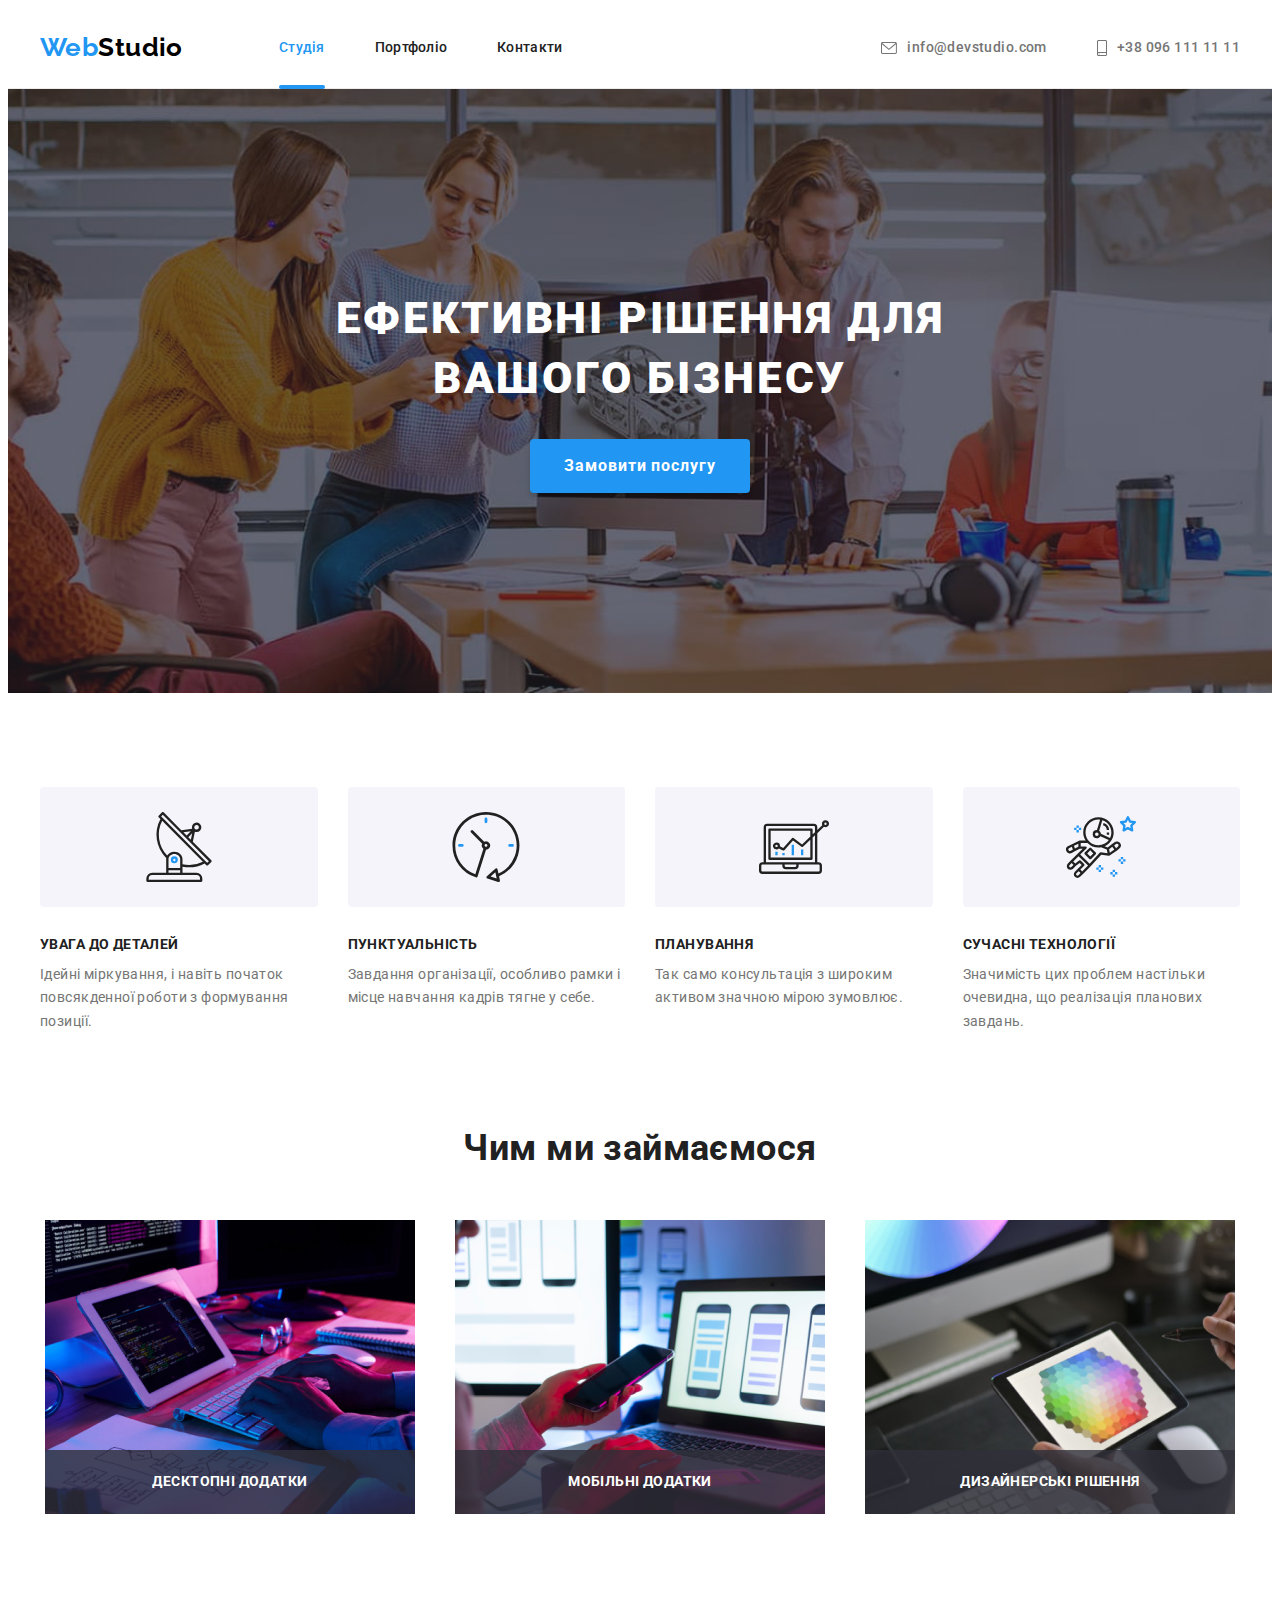
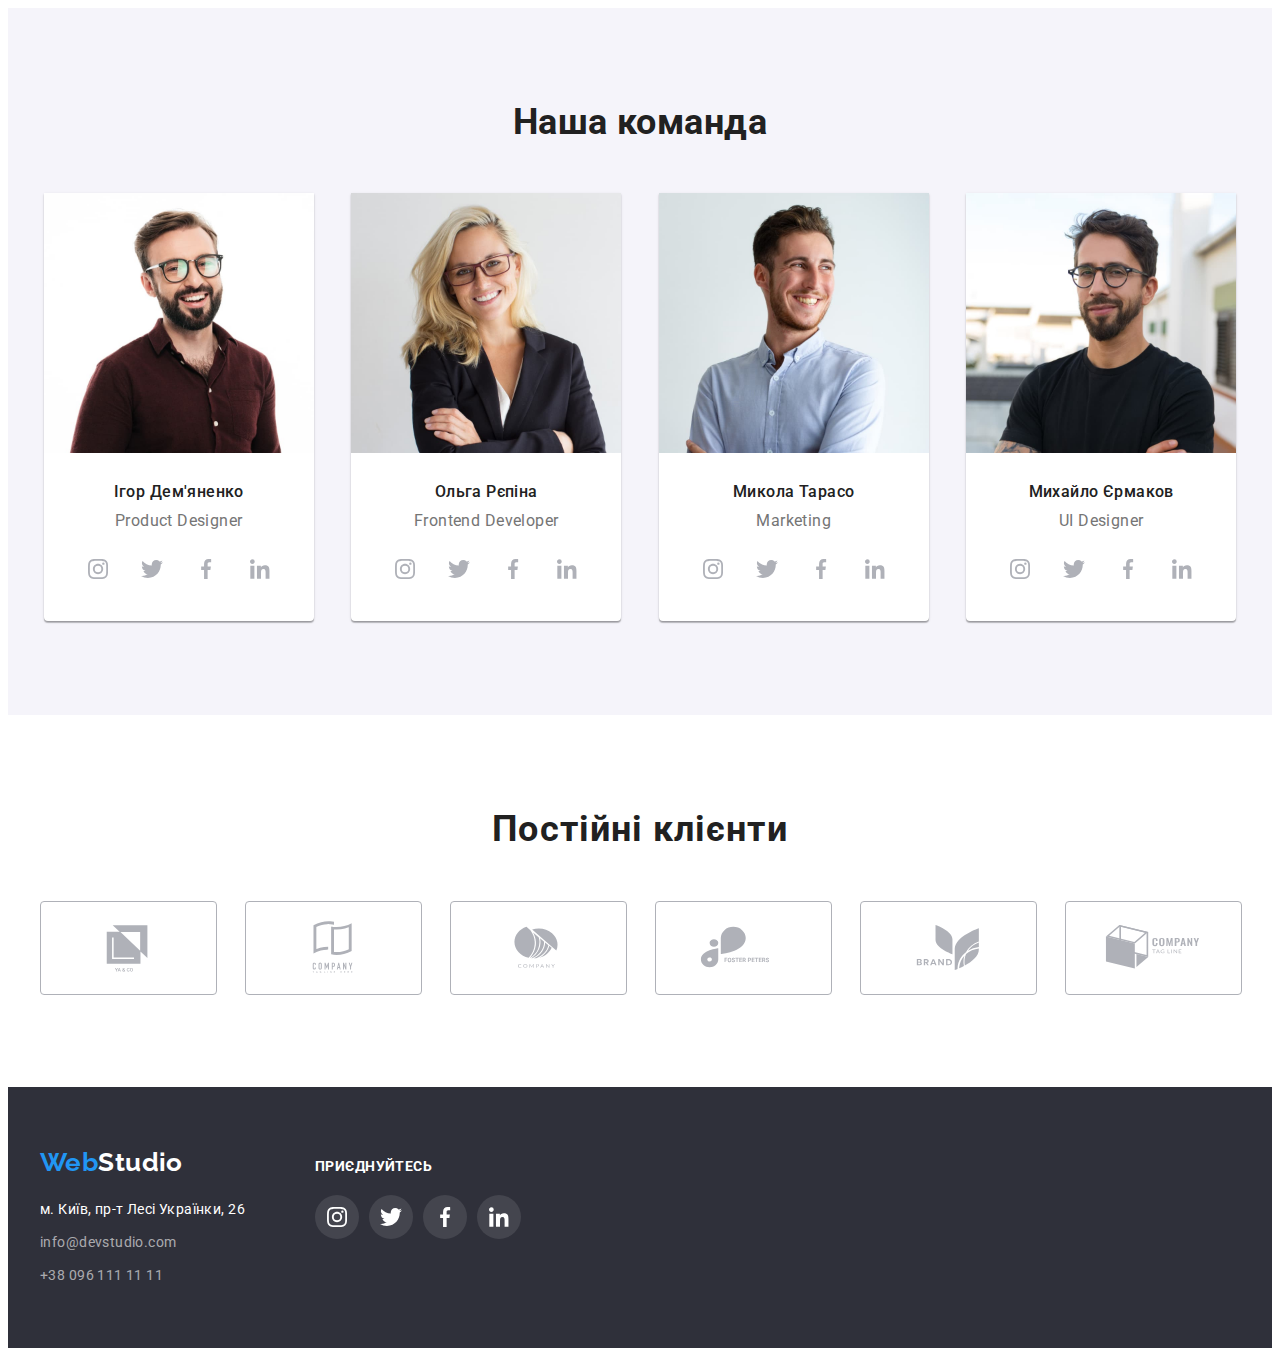
<file: index.html>
<!DOCTYPE html>
    <html lang="uk">
    <head>
        <meta charset="UTF-8">
        <meta http-equiv="X-UA-Compatible" content="IE=edge">
        <meta name="viewport" content="width=device-width, initial-scale=1.0">
        <title>Студія</title>

     

        <link rel="preconnect" href="https://fonts.googleapis.com">
    <link rel="preconnect" href="https://fonts.gstatic.com" crossorigin>
    <link href="https://fonts.googleapis.com/css2?family=Raleway:wght@700&семья=Oleo+Script:wght@400;700&family=Roboto:wght@400;500;700;900&display=swap" rel="stylesheet">
    <link rel="stylesheet" href="https://cdnjs.cloudflare.com/ajax/libs/modern-normalize/1.1.0/modern-normalize.min.css" integrity="sha512-wpPYUAdjBVSE4KJnH1VR1HeZfpl1ub8YT/NKx4PuQ5NmX2tKuGu6U/JRp5y+Y8XG2tV+wKQpNHVUX03MfMFn9Q==" crossorigin="anonymous" referrerpolicy="no-referrer">
    <link rel="stylesheet" href="./css/styles.css">

    </head>
    <body>
        <!--шапка сайту-->
        <header class="page-header">
            <div class="container header-container"> 
            <nav class="nav">
            <a href="index.html" class="icon-logo"><span class="logo">Web</span><span class="logo-part">Studio</span></a>
            <ul class="nav-list">
                    <li class="nav-item"><a class="nav-link current" href="index.html">Студія</a></li>
                    <li class="nav-item"><a class="nav-link" href="portfolio.html">Портфоліо</a></li>
                    <li class="nav-item"><a class="nav-link" href="#">Контакти</a></li>
            </ul>
            </nav>
            <ul class="contacts">
                <li><a class="mail" href="mailto:info@devstudio.com">
                    <svg class="icon-envelope" width="16" height="12">
                        <use href="./images/icons.svg#icon-envelope"></use>
                    </svg>
                    info@devstudio.com</a></li>
                <li><a class="tel" href="tel:+380981111111">
                    <svg class="icon-smartphone" width="10" height="16">
                        <use href="./images/icons.svg#icon-smartphone"></use>
                    </svg>
                    +38 096 111 11 11
                </a></li>
            </ul>
        </div>
        </header>
        <main>
        <!--думаю тут буде якийсь банер чи малюнок-->
        
        <section class="hero-section overlay"> 
            
                <div class="header container">   
                <h1 class="hero-title">Ефективні рішення для вашого бізнесу</h1>
                <button class="button" type="button" data-modal-open>Замовити послугу</button>
                
                </div>
            </section>  
        <section class="features"><!--Особливості тут явно має бути заголовок-->
        <div class="container">
                <h2 class="visually-hidden">Особливості</h2> <!--тут явно має бути заголовок-->
                <ul class="features-list special">
                    <li class="specialty-list icon-antenna">
                        <h3 class="specialty">Увага до деталей</h3>
                        <p class="specialty-text">Ідейні міркування, і навіть початок повсякденної роботи з формування позиції.</p>
                    </li>
                    <li class="specialty-list icon-clock"><h3 class="specialty">Пунктуальність</h3>
                    <p class="specialty-text">Завдання організації, особливо рамки і місце навчання кадрів тягне у себе.</p>
                </li>
                    <li class="specialty-list icon-diagram"><h3 class="specialty">Планування</h3>
                    <p class="specialty-text">Так само консультація з широким активом значною мірою зумовлює.</p>
                </li>
                    <li class="specialty-list icon-astronaut"><h3 class="specialty">Сучасні технології</h3>
                        <p class="specialty-text">Значимість цих проблем настільки очевидна, що реалізація планових завдань.</p>
                    </li>
                </ul>
        </div>
        </section>
        <section class="work"><h2 class="work-title">Чим ми займаємося</h2> 
            <div class="container">
            <ul class="work-list">
                <li class="work-pick">
                     <div class="work-pick-tumb">
                        <p class="work-pick-txt">Десктопні додатки</p>
                    <img src="./images/oldpc.jpg" 
                    alt="білий монітор та клавіатура на столі" width="370">
                   
                    </div>
                </li>
                <li class="work-pick">
                    <div class="work-pick-tumb">
                        <p class="work-pick-txt">Мобільні додатки</p>
                    <img src="./images/book.jpg"
                    alt="людина тримає смртфон в руці та працює за ноутбуком" width="370"> 
                    </div>
                </li>
                <li class="work-pick">
                    <div class="work-pick-tumb">
                        <p class="work-pick-txt">Дизайнерські рішення</p>
                    <img src="./images/tablet.jpg"
                    alt="рука тримає включений планшет" width="370">
                    </div>
                </li>
            </ul>
        </div>
    </section><!--наша команда-->
        <section class="team"><h2 class="team-title">Наша команда</h2>
            <div class="container">
            <ul class="team-list special">
                <li class="team-members">
                    <img src="./images/productdesigner.jpg" 
                    alt="Фото пофіль Ігор Дем'яненко" width="270">
                    <div class="retreat">
                    <h3 class="team-name">Ігор Дем'яненко</h3>
                    <p lang="en" class="team-position">Product Designer</p>
                    <ul class="social-list-link">
                        <li class="social-list-item"><a class="social-link" href="https://www.instagram.com/" target="_blank" rel="noreferrer noopener">
                            <svg class="social-list-icon" width="20" height="20">
                                <use href="./images/icons.svg#icon-instagram"></use>
                            </svg>
                        </a></li>
                        <li class="social-list-item"><a class="social-link" href="" target="_blank" rel="noreferrer noopener">
                            <svg class="social-list-icon" width="22" height="40">
                                <use href="./images/icons.svg#icon-twitter"></use>
                            </svg>
                        </a></li>
                        <li class="social-list-item"><a class="social-link" href="" target="_blank" rel="noreferrer noopener">
                            <svg class="social-list-icon" width="20" height="40">
                                <use href="./images/icons.svg#icon-facebook"></use>
                            </svg>                            
                        </a></li>
                        <li class="social-list-item"><a class="social-link" href="" target="_blank" rel="noreferrer noopener">
                            <svg class="social-list-icon"  width="19.68" height="20">
                                <use href="./images/icons.svg#icon-linkedin"></use>
                            </svg>                      
                        </a></li>
                    </ul>
                    </div>
                </li>
                <li class="team-members">
                    <img src="./images/frontenddeveloper.jpg"
                    alt="Фото пофіль Ольга Рєпіна" width="270">
                    <div class="retreat">
                    <h3 class="team-name">Ольга Рєпіна</h3>
                    <p lang="en" class="team-position">Frontend Developer</p>
                    <ul class="social-list-link">
                        <li class="social-list-item"><a class="social-link" href="https://www.instagram.com/" target="_blank" rel="noreferrer noopener">
                            <svg class="social-list-icon" width="20" height="20">
                                <use href="./images/icons.svg#icon-instagram"></use>
                            </svg>
                        </a></li>
                        <li class="social-list-item"><a class="social-link" href="" target="_blank" rel="noreferrer noopener">
                            <svg class="social-list-icon" width="22" height="40">
                                <use href="./images/icons.svg#icon-twitter"></use>
                            </svg>
                        </a></li>
                        <li class="social-list-item"><a class="social-link" href="" target="_blank" rel="noreferrer noopener">
                            <svg class="social-list-icon" width="20" height="40">
                                <use href="./images/icons.svg#icon-facebook"></use>
                            </svg>                            
                        </a></li>
                        <li class="social-list-item"><a class="social-link" href="" target="_blank" rel="noreferrer noopener">
                            <svg class="social-list-icon"  width="19.68" height="20">
                                <use href="./images/icons.svg#icon-linkedin"></use>
                            </svg>                      
                        </a></li>
                    </ul>
                    </div>
                </li>
                <li class="team-members">
                    <img src="./images/marketing.jpg"
                    alt="Фото пофіль Микола Тарасо" width="270">
                    <div class="retreat">
                    <h3 class="team-name">Микола Тарасо</h3>
                    <p lang="en" class="team-position">Marketing</p>
                    <ul class="social-list-link">
                        <li class="social-list-item"><a class="social-link" href="https://www.instagram.com/" target="_blank" rel="noreferrer noopener">
                            <svg class="social-list-icon" width="20" height="20">
                                <use href="./images/icons.svg#icon-instagram"></use>
                            </svg>
                        </a></li>
                        <li class="social-list-item"><a class="social-link" href="" target="_blank" rel="noreferrer noopener">
                            <svg class="social-list-icon" width="22" height="40">
                                <use href="./images/icons.svg#icon-twitter"></use>
                            </svg>
                        </a></li>
                        <li class="social-list-item"><a class="social-link" href="" target="_blank" rel="noreferrer noopener">
                            <svg class="social-list-icon" width="20" height="40">
                                <use href="./images/icons.svg#icon-facebook"></use>
                            </svg>                            
                        </a></li>
                        <li class="social-list-item"><a class="social-link" href="" target="_blank" rel="noreferrer noopener">
                            <svg class="social-list-icon"  width="19.68" height="20">
                                <use href="./images/icons.svg#icon-linkedin"></use>
                            </svg>                      
                        </a></li>
                    </ul>
                    </div>
            </li>
                <li class="team-members">
                    <img src="./images/uidesigner.jpg" 
                    alt="Фото пофіль Михайло Єрмаков" width="270">
                    <div class="retreat">
                    <h3 class="team-name">Михайло Єрмаков</h3>
                    <p lang="en" class="team-position">UI Designer</p>
                    <ul class="social-list-link">
                        <li class="social-list-item"><a class="social-link" href="https://www.instagram.com/" target="_blank" rel="noreferrer noopener">
                            <svg class="social-list-icon" width="20" height="20">
                                <use href="./images/icons.svg#icon-instagram"></use>
                            </svg>
                        </a></li>
                        <li class="social-list-item"><a class="social-link" href="" target="_blank" rel="noreferrer noopener">
                            <svg class="social-list-icon" width="22" height="40">
                                <use href="./images/icons.svg#icon-twitter"></use>
                            </svg>
                        </a></li>
                        <li class="social-list-item"><a class="social-link" href="" target="_blank" rel="noreferrer noopener">
                            <svg class="social-list-icon" width="20" height="40">
                                <use href="./images/icons.svg#icon-facebook"></use>
                            </svg>                            
                        </a></li>
                        <li class="social-list-item"><a class="social-link" href="" target="_blank" rel="noreferrer noopener">
                            <svg class="social-list-icon" width="19.68" height="20">
                                <use href="./images/icons.svg#icon-linkedin"></use>
                            </svg>                      
                        </a></li>
                    </ul>
                    </div>
                </li>
            </ul>
            </div>
        </section>
        <section class="client">
            <div class="container">
            <h2 class="client-title">Постійні клієнти</h2>
            <ul class="client-item">
                <li class="client-list"><a class="client-link" href="#"  target="_blank" rel="noreferrer noopener">
                
                    <svg class="client-lis-icon" width="106" height="60" >
                        <use href="./images/icons.svg#icon-Logo1"></use>
                    </svg>
                    
                </a></li>
                <li class="client-list"><a class="client-link" href="#" target="_blank" rel="noreferrer noopener">
                    <svg class="client-lis-icon" width="106" height="60">
                        <use href="./images/icons.svg#icon-Logo2"></use>
                    </svg>
                </a></li>
                    <li class="client-list"><a class="client-link" href="#" target="_blank" rel="noreferrer noopener">

                        <svg class="client-lis-icon" width="106" height="60">
                            <use href="./images/icons.svg#icon-Logo3"></use>
                        </svg>
                    </a></li>
                    <li class="client-list"><a class="client-link" href="#" target="_blank" rel="noreferrer noopener">
                        <svg class="client-lis-icon" width="106" height="60">
                            <use href="./images/icons.svg#icon-Logo4"></use>
                        </svg>
                    </a></li>
                        <li class="client-list"><a class="client-link" href="#" target="_blank" rel="noreferrer noopener">
                            <svg class="client-lis-icon" width="106" height="60">
                                <use href="./images/icons.svg#icon-Logo5"></use>
                            </svg>
                        </a></li>
                        <li class="client-list"><a class="client-link" href="#" target="_blank" rel="noreferrer noopener">
                            <svg class="client-lis-icon" width="106" height="60">
                                <use href="./images/icons.svg#icon-Logo6"></use>
                            </svg>
                        </a></li>
            </ul>
            </div>
        </section>
        </main>
        <footer class="contacts-footer">
            <div class="container">
                <div class="footer-flex">
            <div class="footer-box">
            <a href="index.html" class="icon-logo-footer"><span class="logo">Web</span><span class="logo-part-footer">Studio</span></a>
            <div class="address">
                    
            <ul class="contacts-list">
                <li class="list-link"><a class="contacts-plane" href="https://goo.gl/maps/SqAzoiXiVLqkwUcr9"
                    target="_blank" rel="noreferrer noopener">м. Київ, пр-т Лесі Українки, 26 </a>
                </li> 
                <li class="list-link"><a class="mail-footer" href="mailto:info@devstudio.com">info@devstudio.com</a></li>
                <li class="list-link"><a class="tel-footer" href="tel:+380981111111">+38 096 111 11 11</a></li>
                </ul>
                </div> 
                </div> 
                <div class="contacts-test">
                <p class="footer-p">Приєднуйтесь</p>
                <ul class="social-list-link-footer">
                        <li class="social-list-item"><a class="social-link-footer" href="https://www.instagram.com/" target="_blank" rel="noreferrer noopener">
                            <svg class="social-list-icon-footer" width="20" height="20">
                                <use href="./images/icons.svg#icon-instagram"></use>
                            </svg>
                        </a></li>
                        <li class="social-list-item"><a class="social-link-footer" href="" target="_blank" rel="noreferrer noopener">
                            <svg class="social-list-icon-footer" width="22" height="40">
                                <use href="./images/icons.svg#icon-twitter"></use>
                            </svg>
                        </a></li>
                        <li class="social-list-item"><a class="social-link-footer" href="" target="_blank" rel="noreferrer noopener">
                            <svg class="social-list-icon-footer" width="20" height="40">
                                <use href="./images/icons.svg#icon-facebook"></use>
                            </svg>                            
                        </a></li>
                        <li class="social-list-item"><a class="social-link-footer" href="" target="_blank" rel="noreferrer noopener">
                            <svg class="social-list-icon-footer"  width="19.68" height="20">
                                <use href="./images/icons.svg#icon-linkedin"></use>
                            </svg>                      
                        </a></li>
                    </ul>
                    </div>
                    </div>
                    </div>
         </footer>
        <div class="backdrop is-hidden" data-modal>
            <div class="modal">
                <p class="modal-title">Залиште свої дані, ми вам передзвонимо</p>
                <button type="button" class="modal-close" data-modal-close>
                    <svg class="modal-close-icon" width="18" height="18">
                        <use href="./images/icons.svg#icon-close"></use>
                    </svg>
                </button>
                </div>
            </div>
     
         <script src="./js/modal.js"></script>
    </body>
    </html>
</file>
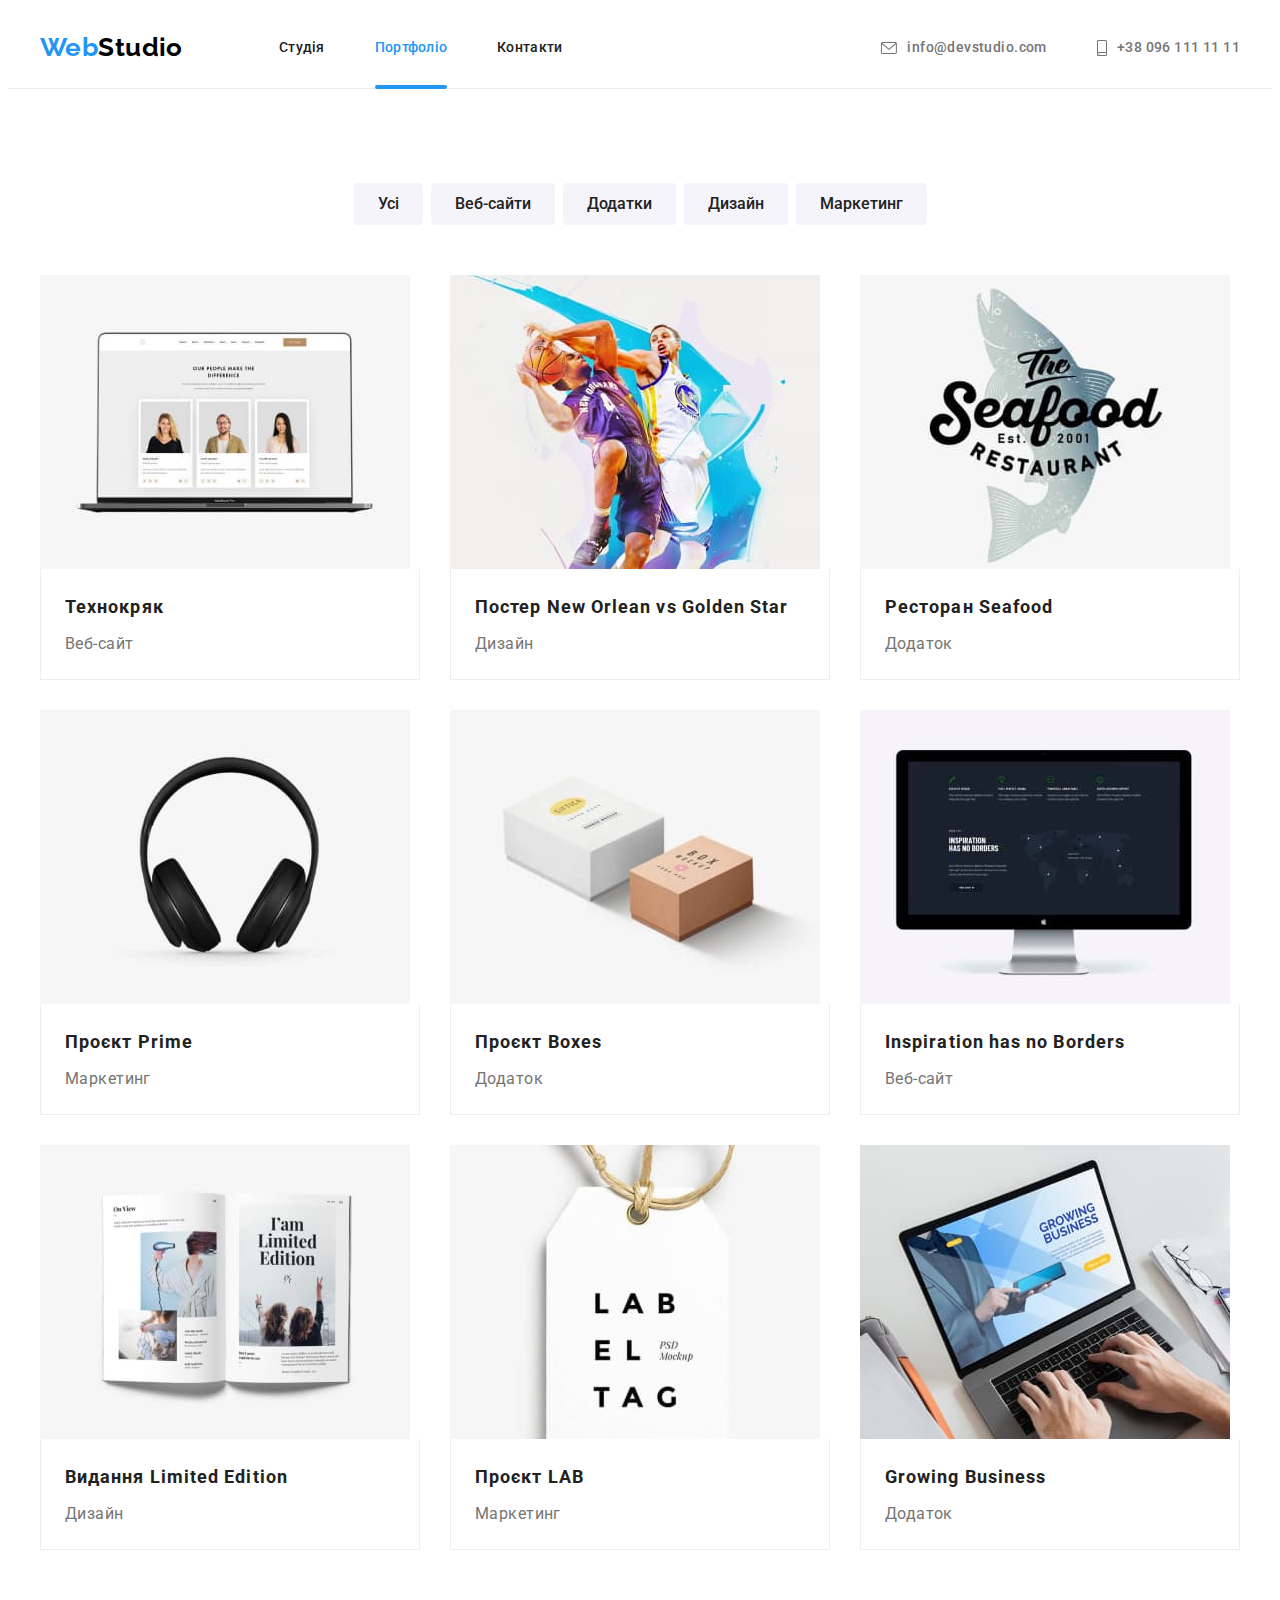
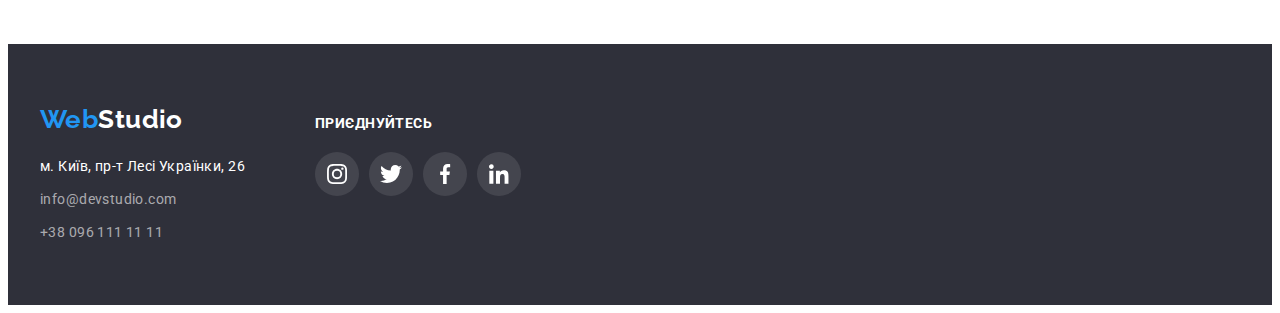
<file: portfolio.html>
<!DOCTYPE html>
<html lang="uk">
<head>
    <meta charset="UTF-8">
    <meta http-equiv="X-UA-Compatible" content="IE=edge">
    <meta name="viewport" content="width=device-width, initial-scale=1.0">
    <title>Портфоліо</title>
      <link rel="preconnect" href="https://fonts.googleapis.com">
<link rel="preconnect" href="https://fonts.gstatic.com" crossorigin>
<link href="https://fonts.googleapis.com/css2?family=Raleway:wght@700&семья=Oleo+Script:wght@400;700&family=Roboto:wght@400;500;700;900&display=swap" rel="stylesheet">
<link rel="stylesheet" href="https://cdnjs.cloudflare.com/ajax/libs/modern-normalize/1.1.0/modern-normalize.min.css" integrity="sha512-wpPYUAdjBVSE4KJnH1VR1HeZfpl1ub8YT/NKx4PuQ5NmX2tKuGu6U/JRp5y+Y8XG2tV+wKQpNHVUX03MfMFn9Q==" crossorigin="anonymous" referrerpolicy="no-referrer">
<link rel="stylesheet" href="./css/styles.css">
</head>
<body>
    <main>
    <header class="page-header"> 
        <div class="container header-container">
        <nav class="nav">
        <a href="index.html" class="icon-logo"><span class="logo">Web</span><span class="logo-part">Studio</span></a>
        <ul class="nav-list list">
            <li class="nav-item link"><a class="nav-link" href="index.html">Студія</a></li>
            <li class="nav-item link"><a class="nav-link current" href="portfolio.html">Портфоліо</a></li>
            <li class="nav-item link"><a class="nav-link" href="#">Контакти</a></li>
        </ul>
        </nav>
        <ul class="contacts">
            <li><a class="mail" href="mailto:info@devstudio.com">
                <svg class="icon-envelope" width="16" height="12">
                    <use href="./images/icons.svg#icon-envelope"></use>
                </svg>
                info@devstudio.com</a></li>
            <li><a class="tel" href="tel:+380981111111">
                 <svg class="icon-smartphone" width="10" height="16">
                    <use href="./images/icons.svg#icon-smartphone"></use>
                </svg>
                +38 096 111 11 11</a></li>
        </ul>
        </div>
    </header>
         <section class="oll-portfol">
            <div class="container">
                 <h1 class="visually-hidden">Портфоліо</h1>
    <ul class="btn-filter">
        <li class="btn-list"><button class="btn" type="button">Усі</button></li>
        <li class="btn-list"><button class="btn" type="button">Веб-сайти</button></li>
        <li class="btn-list"><button class="btn" type="button">Додатки</button></li>
        <li class="btn-list"><button class="btn" type="button">Дизайн</button></li>
        <li class="btn-list"><button class="btn" type="button">Маркетинг</button></li>
    </ul>
        <ul class="potfol special">
            <li class="portfol-list">
                <a class="portfol-link" href="#">
                    <div class="portfol-over-top">
                <img src="./images/Tehnokryak.jpg"
                 alt="Зображено включений ноутбук" width="370">
                <p class="portfol-over">Ресурс пропонує комплексні пропозиції з різним рівнем функціоналу та сервісів. Все це дозволить відвідувачу отримати вичерпні відомості про компанію чи приватну особу.</p>
                </div>
                 <div class="circle">
                 <h2 class="portfol-title">Технокряк</h2>
                 <p class="portfol-txt">Веб-сайт</p>
                 </div>
                </a>
            </li>
            <li class="portfol-list">
                <a class="portfol-link" href="#">
                <div class="portfol-over-top">    
                <img src="./images/NewOrleanvsGoldenStar.jpg"
                 alt="Зображення дизайну постера для баскетбольгого матчу" width="370">
                <p class="portfol-over">Ресурс пропонує комплексні пропозиції з різним рівнем функціоналу та сервісів. Все це дозволить відвідувачу отримати вичерпні відомості про компанію чи приватну особу.</p>
                  </div>
                  <div class="circle">
                 <h2 class="portfol-title">Постер New Orlean vs Golden Star</h2>
                 <p class="portfol-txt">Дизайн</p>
                </div>
                </a>
            </li>
            <li class="portfol-list">
                <a class="portfol-link" href="#">
                  <div class="portfol-over-top">  
                <img src="./images/Seafood.jpg" 
                alt="Емблемадля додатку рибного ресторану" width="370">
                <p class="portfol-over">Ресурс пропонує комплексні пропозиції з різним рівнем функціоналу та сервісів. Все це дозволить відвідувачу отримати вичерпні відомості про компанію чи приватну особу.</p>
                 </div>
                <div class="circle">
                <h2 class="portfol-title">Ресторан Seafood</h2>
                 <p class="portfol-txt">Додаток</p>
                </div>
                </a>
            </li>
            <li class="portfol-list">
                <a class="portfol-link" href="#">
                    <div class="portfol-over-top">
                <img src="./images/Prime.jpg" 
                alt="Зображення гарнітури" width="370">
                <p class="portfol-over">Ресурс пропонує комплексні пропозиції з різним рівнем функціоналу та сервісів. Все це дозволить відвідувачу отримати вичерпні відомості про компанію чи приватну особу.</p>
                </div>
                <div class="circle"> 
                <h2 class="portfol-title">Проєкт Prime</h2>
                 <p class="portfol-txt">Маркетинг</p>
            </div>
                </a>
            </li>
            <li class="portfol-list">
                <a class="portfol-link" href="#">
<div class="portfol-over-top">
                <img src="./images/Boxes.jpg" 
                alt="Зображення двох коробок різного кольору" width="370">
                <p class="portfol-over">Ресурс пропонує комплексні пропозиції з різним рівнем функціоналу та сервісів. Все це дозволить відвідувачу отримати вичерпні відомості про компанію чи приватну особу.</p>
</div>
                <div class="circle">
                <h2 class="portfol-title">Проєкт Boxes</h2>
                <p class="portfol-txt">Додаток</p>
            </div> 
            </a>
             </li>
            <li class="portfol-list">
                <a class="portfol-link" href="#">
                    <div class="portfol-over-top">
                <img src="./images/InspirationhasnoBorders.jpg" 
                alt="Зображення моноблоку-компютера" width="370">
                <p class="portfol-over">Ресурс пропонує комплексні пропозиції з різним рівнем функціоналу та сервісів. Все це дозволить відвідувачу отримати вичерпні відомості про компанію чи приватну особу.</p>
</div>
                <div class="circle">
                <h2 class="portfol-title">Inspiration has no Borders</h2>
                 <p class="portfol-txt">Веб-сайт</p>
                </div>
                </a>
            </li>
            <li class="portfol-list">
                <a class="portfol-link" href="#">
                    <div class="portfol-over-top">
                <img src="./images/LimitedEdition.jpg" 
                alt="Відкритий журнал про моду з ілюстраціями " width="370">
                <p class="portfol-over">Ресурс пропонує комплексні пропозиції з різним рівнем функціоналу та сервісів. Все це дозволить відвідувачу отримати вичерпні відомості про компанію чи приватну особу.</p>
</div>
                 <div class="circle">
                    <h2 class="portfol-title">Видання Limited Edition</h2>
                 <p class="portfol-txt">Дизайн</p>
                </div>
                </a>
                </li>
            <li class="portfol-list">
                <a class="portfol-link" href="#">
                    <div class="portfol-over-top">
                <img src="./images/LAB.jpg" 
                alt="Зображення декоративної бірки для одягу з написом" width="370">
                <p class="portfol-over">Ресурс пропонує комплексні пропозиції з різним рівнем функціоналу та сервісів. Все це дозволить відвідувачу отримати вичерпні відомості про компанію чи приватну особу.</p>
</div>
                <div class="circle">
                <h2 class="portfol-title">Проєкт LAB</h2>
                 <p class="portfol-txt">Маркетинг</p>
                </div>
                </a>
            </li>
            <li class="portfol-list">
                <a class="portfol-link" href="#">
                    <div class="portfol-over-top">
                <img src="./images/GrowingBusiness.jpg" 
                alt="людина працює за ноутбуком" width="370">
                <p class="portfol-over">Ресурс пропонує комплексні пропозиції з різним рівнем функціоналу та сервісів. Все це дозволить відвідувачу отримати вичерпні відомості про компанію чи приватну особу.</p>
</div>
                <div class="circle"> 
                <h2 class="portfol-title">Growing Business</h2>
                 <p class="portfol-txt">Додаток</p>
                </div>
                </a>
            </li>
        </ul>
        </div>
    </section>
    </main>
     <footer class="contacts-footer">
           
            <div class="container">
                <div class="footer-flex">
            <div class="footer-box">
            <a href="index.html" class="icon-logo-footer"><span class="logo">Web</span><span class="logo-part-footer">Studio</span></a>
            <div class="address">
                    
            <ul class="contacts-list">
                <li class="list-link"><a class="contacts-plane" href="https://goo.gl/maps/SqAzoiXiVLqkwUcr9"
                    target="_blank" rel="noreferrer noopener">м. Київ, пр-т Лесі Українки, 26 </a>
                </li> 
                <li class="list-link"><a class="mail-footer" href="mailto:info@devstudio.com">info@devstudio.com</a></li>
                <li class="list-link"><a class="tel-footer" href="tel:+380981111111">+38 096 111 11 11</a></li>
                </ul>
                </div> 
                </div> 
                <div class="contacts-test">
                <p class="footer-p">Приєднуйтесь</p>
                <ul class="social-list-link-footer">
                        <li class="social-list-item"><a class="social-link-footer" href="https://www.instagram.com/" target="_blank" rel="noreferrer noopener">
                            <svg class="social-list-icon-footer" width="20" height="20">
                                <use href="./images/icons.svg#icon-instagram"></use>
                            </svg>
                        </a></li>
                        <li class="social-list-item"><a class="social-link-footer" href="" target="_blank" rel="noreferrer noopener">
                            <svg class="social-list-icon-footer" width="22" height="40">
                                <use href="./images/icons.svg#icon-twitter"></use>
                            </svg>
                        </a></li>
                        <li class="social-list-item"><a class="social-link-footer" href="" target="_blank" rel="noreferrer noopener">
                            <svg class="social-list-icon-footer" width="20" height="40">
                                <use href="./images/icons.svg#icon-facebook"></use>
                            </svg>                            
                        </a></li>
                        <li class="social-list-item"><a class="social-link-footer" href="" target="_blank" rel="noreferrer noopener">
                            <svg class="social-list-icon-footer"  width="19.68" height="20">
                                <use href="./images/icons.svg#icon-linkedin"></use>
                            </svg>                      
                        </a></li>
                    </ul>
                    </div>
                    </div>
                    </div>
                    
           
          
            
    
         </footer>


    
</body>
</html>
</file>
<file: css/styles.css>
/* Palitra */
  :root{
    --hover-color: #2196F3;
    --h-color: #212121;
    --background-header: #FFFFFF;
    --hero-background: #2F303A;
    --p-color: #757575;
    --team-background: #F5F4FA;
    --button-servise: #188ce8;
    --mail-tel: rgba(255, 255, 255, 0.6);
    --timing-function: cubic-bezier(0.4, 0, 0.2, 1);
    --new-timing-function: 250ms;
  }

  p,
  h1,
  h2,
  h3,
  h4,
  h5,
  h6 {
    margin: 0;
  }
  ul,
  ol {
    margin: 0;
    padding-left: 0;
  }
  button {
    cursor: pointer;
  }
  address {
    font-style: normal;
  }
  img {
    display: block;
    max-width: 100%;
    height: auto;
  }
  body {
    font-family:Roboto, sans-serif;
  color: var(--h-color);
  font-size: 14px;
  letter-spacing: 0.03em;
  background-color: var(--background-header);
  }

  .container {
    width: 1200px;
    padding-left: 15px;
    padding-right: 15px;
    margin: 0 auto;
  /* outline: 2px solid red;*/
  }

  /*----початок---*/

  .page-header{
    border-bottom: 1px solid #ECECEC;
  }

  /* Логотип*/
  .logo :hover{
    color :var(--hover-color); 
    
  }

  .logo-part{
      color:#000000;
    
  }

  .logo-part-footer{
    color: var(--background-header);
  
  }
  /* ------------ Два кольори лого--------*/
  .icon-logo{
    color:var(--hover-color);
    text-decoration: none;
  font-family: Raleway, sans-serif; 
  font-weight: 700;
  font-size: 26px;
  line-height: 1.2;
  display: inline-block;
    width: 145px;
  
  }
  /*------ The End-----*/
  /* -----------Головна навігація------ */
  .overlay{
    background-image: linear-gradient(
      to right,
      rgba(47, 48, 58, 0.4),
      rgba(47, 48, 58, 0.4)),
    url("..//images/fon.jpg");
    max-width: 1600px;
    background-size: cover;
  background-repeat: no-repeat;
  margin-left: auto;
  margin-right: auto;
  background-position: center;
  }
  .nav{
    display: flex;
    align-items: center;
  }
  .header-container{
    display: flex;
    align-items: center; 
  }

  .nav-list{
    list-style: none;
    display: flex;
    gap: 50px;
    margin-left: 94px;
   

  }
  .nav-list :hover,
  .nav-list :focus{
    color: var(--hover-color);
 
  } 
  
  .nav-link{
  font-weight: 500;
  line-height: 1.14;
  letter-spacing: 0.02em;
  color: var(--h-color);
  text-decoration: none;
  display: block;
  padding-bottom: 32px;
  padding-top: 32px;
  position: relative;
transition: color var(--new-timing-function) var(--timing-function);
  }
  .current{
    color: var(--hover-color);
  }

  /*------варіант 1 підкреслення -----*/
  
  .current::after{
    content: "";
    display: block;
    width: 100%;
    height: 4px; ;
    border-radius: 2px;
    background-color: var(--hover-color);
    position: absolute;
    left: 0;
    bottom: -1px;
    opacity: 0;

  }
  
 .current::after{
  opacity: 1;
}

  /*-----The End-----*/
  /*------Текст контактів в хедері------*/

  .contacts{
    list-style: none;
  font-weight: 500;
  display: flex;
  margin-left: auto;
  gap: 50px;
  }


  .mail{
    color: var(--p-color);
    text-decoration: none;
    font-style: normal;
    line-height: 1.14;
  
    padding-top: 32px;
    padding-bottom: 32px;
    display: flex;
    align-items: center;
    transition: color var(--new-timing-function) var(--timing-function);
  }
  .icon-envelope{
    fill: currentColor;
    margin-right: 10px;
  }
    
  
  .tel{
  color: var(--p-color);
    text-decoration: none;
    font-style: normal;
    line-height: 1.14;
    align-items: center;
    padding-top: 32px;
    padding-bottom: 32px;
    display: flex;
    transition: color var(--new-timing-function) var(--timing-function);

  }
  .icon-smartphone{
    fill: currentColor;
    margin-right:10px ;
   
  }
  .contacts :hover,
  .contacts :focus{
    color: var(--hover-color);
    
  }

  /*---------Hero-----*/
  .hero-section{
  padding-top:200px;
  padding-bottom: 200px;
  text-align: center;
  background-color: #C4C4C4;
  }


  .hero-title{
  font-style: normal;
  font-weight: 900;
  font-size: 44px;
  line-height: 1.36;
  letter-spacing: 0.06em;
  text-transform: uppercase;
  color: var(--background-header);
  width: 696px;
  box-sizing: border-box;
  margin: 0 auto;
  margin-bottom: 30px;



  }
  .button{
    font-family: inherit;
  font-weight: 700;
  font-size: 16px;
  line-height: 1.87;
  letter-spacing: 0.06em;
  background-color: var(--hover-color);
  color: var(--background-header);
    cursor: pointer;
    padding: 10px 32px;
    border-color: transparent;
  box-shadow: 0px 4px 4px rgba(0, 0, 0, 0.15);
  border-radius: 4px;
 transition: color var(--new-timing-function) var(--timing-function),
     background-color var(--new-timing-function) var(--timing-function);
  }
  .button:hover,
  .button:focus{
    background-color: var(--button-servise);
   
    

  }
  /*-----The End Hero----*/

  .visually-hidden {
    position: absolute;
      white-space: nowrap;
      width: 1px;
      height: 1px;
      overflow: hidden;
      border: 0;
      padding: 0;
      clip: rect(0, 0, 0, 0);
      clip-path: inset(50%);
      margin: -1px;
  }

  .features{
  padding: 94px 0;
  }

  .features-list{
    list-style: none;  
  }

  .specialty-list{
    width: calc((100% - 90px) / 4);
      margin-right: 30px;
      
    }
  /*------ Особливост -----*/
  .specialty-list::before{
    content:"" ;
    height: 120px;
  display: block;
  
  background-size: contain;
  background-repeat: no-repeat;
  background-position:center ;
  background-color: #F5F4FA;
  border-radius: 4px;
  /*outline: 2px solid red;*/

  }
  .icon-antenna::before{
  background-image: url(../images/antenna.svg); 
  background-size: 70px 70px;
  }
  .icon-clock::before{
  background-image: url(../images/clock.svg);
  background-size: 70px 70px;
  }
  .icon-diagram::before{
    background-image: url(../images/diagram.svg);
    background-size: 70px 70px ;
  }

  .icon-astronaut::before{
  background-image: url(../images/astronaut.svg);
  background-size: 70px 70px;
  }

  .features-list :last-child{
    margin: 0;
  }

  .specialty{
    font-style: normal;
      font-size: 14px;
  font-weight: 700;
  line-height: 1.14;
  text-transform: uppercase;
  color: var(--h-color);
  margin-top: 30px;
  margin-bottom: 10px;
  }

  /*-------- Чим ми займаємося ----*/
  .work{
    padding-bottom: 94px;
  }
  .specialty-text {
  line-height: 1.7;
  color: var(--p-color);
  margin-top: 10px;
  }
  .work-list{
    list-style: none;
    display: flex;
    justify-content: space-around;
  gap: 30px;

  }
  .work-pick-tumb{
    position: relative;
    display: flex;

  }
  .work-pick-txt{
    position: absolute;
    background: rgba(47, 48, 58, 0.8);
width: 370px;
    display: flex;
font-weight: 700;
font-size: 14px;
line-height: 1.14;
text-align: center;
letter-spacing: 0.03em;
text-transform: uppercase;
justify-content: space-around;
padding-top: 24px;

padding-bottom: 24px;

color: #FFFFFF;
bottom: 0;
    

  }
  .work-title{
  font-weight: 700;
  font-size: 36px;
  line-height: 1.16;
  text-align: center;
  color: var(--h-color);
  margin-bottom: 50px;

  }
  .team {
    background-color: var(--team-background);
    padding-top: 94px;
    padding-bottom: 94px;
  }
  .team-members{
  background-color: var(--background-header);
  text-align: center;
  box-shadow: 0px 1px 3px rgba(0, 0, 0, 0.12), 0px 1px 1px rgba(0, 0, 0, 0.14), 0px 2px 1px rgba(0, 0, 0, 0.2);
  border-radius: 0px 0px 4px 4px;
  }
  .team-title {
    font-weight: 700;
  font-size: 36px;
  line-height: 1.16;
  text-align: center;
  color: var(--h-color);
  white-space: nowrap;
  margin-bottom: 50px;

  }
  .social-list-link{
    list-style: none;
    display: flex;
    justify-content: center;
    gap: 10px;
    

  }
  .social-list-item{
    width: 44px;
    height: 44px;
      border-radius: 50%;
    
  }

  .social-link{
    width: 100%;
    height: 100%;
    background: #ffffff;
  border-radius: 50%;
    display: flex;
    align-items: center;
    justify-content: center;
    color:#AFB1B8 ;
     transition: color var(--new-timing-function) var(--timing-function),
     background-color var(--new-timing-function) var(--timing-function);
  }
  .social-list-icon{
    fill: currentColor;
  }

  .social-link:hover,
  .social-link:focus{
    background-color: #2196F3;
    color: #FFFFFF;
    
  }


  .team-list {
    list-style: none;
    line-height: 1.18;
        justify-content: space-around;
        gap: 30px;
  }
  .team-name{
  font-weight: 500;
  font-size: 16px;
  text-align: center;
  color: var(--h-color);
  margin-bottom: 10px;

  }

  .team-position{
  font-size: 16px;
  text-align: center;
  color: var(--p-color);
  margin-bottom: 16px;
  }
  .retreat{
    padding-top: 30px;
    padding-bottom: 30px;
  }

  /*------Footer----*/

  .contacts-footer{
    background-color: var(--hero-background);
    padding-top: 60px;
    padding-bottom: 60px;
  }
  .contacts-list{
      list-style: none;
      display: flex;
      flex-wrap: wrap;
      flex-direction:column ;
                
  }

  .contacts-list :last-child{
    margin-bottom: 0;
  }
  .list-link{
    margin-bottom: 9px;
    
  }

  .contacts-list :hover,
  .contacts-list :focus{
    color: var(--hover-color);
   
  }


  .contacts-plane{
  text-decoration: none;
  font-style: normal;
  line-height: 1.71;
  color: var(--background-header);
  display: block;
  transition: color var(--new-timing-function) var(--timing-function);
    
  }
  .mail-footer,
  .tel-footer{
    color: var(--mail-tel);
    text-decoration: none;
    font-style: normal;
    line-height: 1.71;
    box-sizing: border-box;
    transition: color var(--new-timing-function) var(--timing-function);
     
  }

  /*------btn-filter Портфоліо---*/

  .btn{
    font-family: inherit;
  font-weight: 500;
  font-size: 16px;
  line-height: 1.62;
  background-color: var(--team-background);
  border-color: transparent;
  cursor: pointer;
  color: var(--h-color);
  border-radius: 4px;
  padding-top: 6px;
  padding-bottom: 6px;
  padding-left: 22px;
  padding-right: 22px;
    transition: color var(--new-timing-function) var(--timing-function),
    background-color var(--new-timing-function) var(--timing-function),
    box-shadow var(--new-timing-function) var(--timing-function);
  
  }

  .btn:hover,
  .btn:focus{
    color: var(--background-header);
  background: var(--hover-color);
  box-shadow: 0px 3px 1px rgba(0, 0, 0, 0.1), 0px 1px 2px rgba(0, 0, 0, 0.08), 0px 2px 2px rgba(0, 0, 0, 0.12);
 
  }
  .btn-filter{
    display: flex;
    gap: 8px;
    justify-content: center;


  }

  .btn-list{
    list-style: none;
    letter-spacing: 0.03em;
  }
  .special{
    display: flex;
  }

  /*---The end Filtr--*/
  .oll-portfol{
    padding-top: 94px;
    padding-bottom: 94px;
  }
  .portfol-list{
  flex-basis: calc((100% - 60px) / 3);
  }
.portfol-list :hover .portfol-over{
transform: translateY(0);

}
  .portfol-over-top{
    position: relative; 
    overflow: hidden;
    
  }

  .portfol-over{
font-weight: 400;
font-size: 18px;
line-height: 1.55;
color: #FFFFFF;
background: rgba(33, 150, 243, 0.9);
position: absolute;
top: 0;
padding-top: 63px;
padding-right: 24px;
padding-left: 24px;
padding-bottom: 63px;
height: 100%;
transform: translateY(100%);
transition: transform var(--new-timing-function) var(--timing-function);
overflow: auto;
}

  .potfol{
    list-style: none;
    flex-wrap: wrap;
  gap: 30px; 
  margin-top: 50px;
  }

  .portfol-link{
    display: block;
    text-decoration: none;
    transition: box-shadow var(--new-timing-function) var(--timing-function);
  
  }

  .portfol-link:hover,
  .portfol-link:focus{
  box-shadow: 0px 1px 1px rgba(0, 0, 0, 0.12),
  0px 4px 4px
  rgba(0, 0, 0, 0.06),
  1px 4px 6px rgba(0, 0, 0, 0.16);
  transition: transform var(--new-timing-function) var(--timing-function);

  }

  .portfol-title{
  font-weight: 700;
  font-size: 18px;
  line-height: 2;
  letter-spacing: 0.06em;
  color: var(--h-color);

  }
  .portfol-txt{
  font-size: 16px;
  line-height: 1.87;
  color: var(--p-color);
  margin-top: 4px;
  }

  .circle{
    
    border-left: 1px solid #EEEEEE;
    border-right: 1px solid #EEEEEE;
    border-bottom: 1px solid #EEEEEE;
    padding: 20px 24px;
  }

  /*----Позиціювання-----*/

  .client{
    padding-top: 94px;
    padding-bottom: 94px;
  }
  .client-title{
  font-size: 36px;
  line-height: 1.16;
  text-align: center;
  letter-spacing: 0.03em;
  color: var(--h-color);
  margin-bottom: 50px;
  }

  .client-item{
    list-style: none;
    display: flex;
    gap: 30px;
  }
  .client-list{
    width: calc((100% - 150px) / 6);
    height: 92px;
  }
  .client-link{
    display: block;
    width: 100%;
    height: 100%;
    display: flex;
    align-items: center;
    justify-content: center;
    border: 1px solid #AFB1B8;
  border-radius: 4px;
  color: #AFB1B8;
  transition: color var(--new-timing-function) var(--timing-function),
  border-color var(--new-timing-function) var(--timing-function);
  }
  .client-lis-icon{
    fill:currentColor;
  
  }
  .client-link:hover,
  .client-link:focus{
    border-color: #2196F3;
    color: #2196F3;
  }

  .social-list-link-footer{
    list-style: none;
    display: flex;
    gap: 10px;
  
  }
  .footer-box{
    display: flex;
  flex-wrap: wrap;
 flex-direction: column; 
  }
   .contacts-test{
    display: flex;
     flex-wrap: wrap;
 flex-direction: column; 
 margin-left: 70px;
 
  }
   .footer-flex{
    display: flex;
    align-items: baseline;
  }
  
  
  .footer-p{
    display: block;
    text-transform: uppercase;
  font-style: normal;
  font-weight: 700;
  font-size: 14px;
  line-height: 1.14;
  letter-spacing: 0.03em;
  color: #FFFFFF;
  margin-bottom: 20px;

  }
  .icon-logo-footer{
    color:var(--hover-color);
    text-decoration: none;
  font-family: Raleway, sans-serif; 
  font-weight: 700;
  font-size: 26px;
  line-height: 1.2;
  display:block;
    width: 145px;
    margin-bottom: 20px;
  
  }



  .social-link-footer{
    width: 100%;
    height: 100%;
    background-color:  rgba(255, 255, 255, 0.1);
  border-radius: 50%;
    display: flex;
    align-items: center;
    justify-content: center;
    transition: background-color var(--new-timing-function) var(--timing-function);
    
    
  }

  .social-list-icon-footer{
    fill:#FFFFFF;
  }
  .social-list-link-footer{
 transition: background-color var(--new-timing-function) var(--timing-function);
}
.social-link-footer:hover{
  background-color: #2196F3;
}

  .backdrop{
  width: 100%;
  height: 100%;
  background-color:rgba(0, 0, 0, 0.2);
  position: fixed;
  top: 0;
transition: opacity var(--new-timing-function) var(--timing-function), visibility var(--new-timing-function) var(--timing-function);
  }

  .modal {
  width: 528px;
  min-height: 581px;
  background-color: #ffffff;
  box-shadow: 0px 1px 3px rgba(0, 0, 0, 0.12),
 0px 1px 1px rgba(0, 0, 0, 0.14),
  0px 2px 1px rgba(0, 0, 0, 0.2);
border-radius: 4px;
  position: absolute;
  top: 50%;
  left: 50%;
  transform: translate(-50%, -50%) scale(1);
  transition: transform var(--new-timing-function) var(--timing-function);
   transform-origin: top left;
}

.backdrop.is-hidden .modal {
  transform: translate(-50%, -50%) scale(0);
 
}


.modal-close{
  width: 30px;
  height: 30px;
  background-color: transparent;
  border: 1px solid rgba(0, 0, 0, 0.1);
  border-radius: 50%;
  color: #000000;
  position: absolute;
  top: 8px;
  right: 8px;
  align-items: center;
  display: flex;
  justify-content: center;
  cursor: pointer;
  transition: color var(--new-timing-function) var(--timing-function),
   background-color var(--new-timing-function) var(--timing-function);
}
.modal-close-icon{
  fill: currentColor;
  transition: color var(--new-timing-function) var(--timing-function);
}


.backdrop.is-hidden {
  opacity: 0;
  visibility: hidden;
  pointer-events: none;
}

  .modal-close:hover,
  .modal-close:focus{
color: var(--hover-color);
  }
.modal-title{
font-weight: 700;
font-size: 20px;
line-height: 1.15;
text-align: center;
}
</file>
